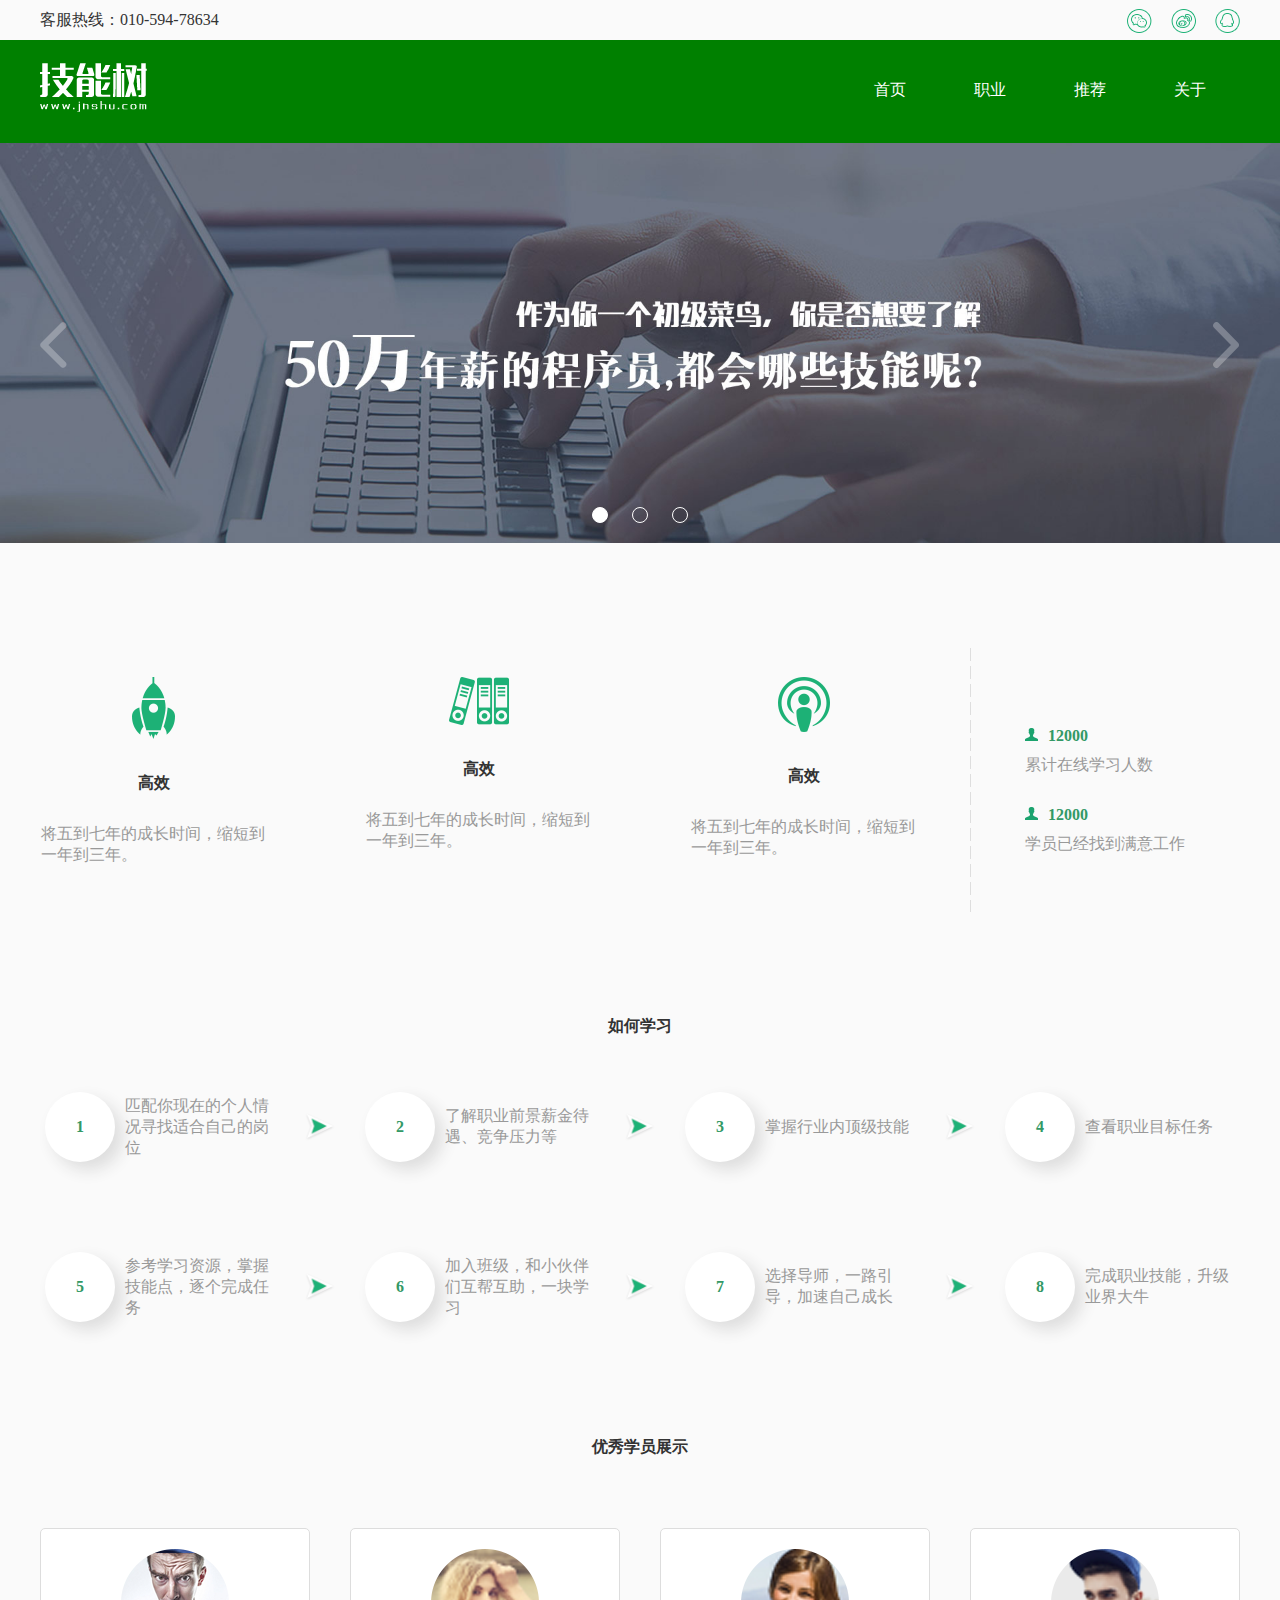
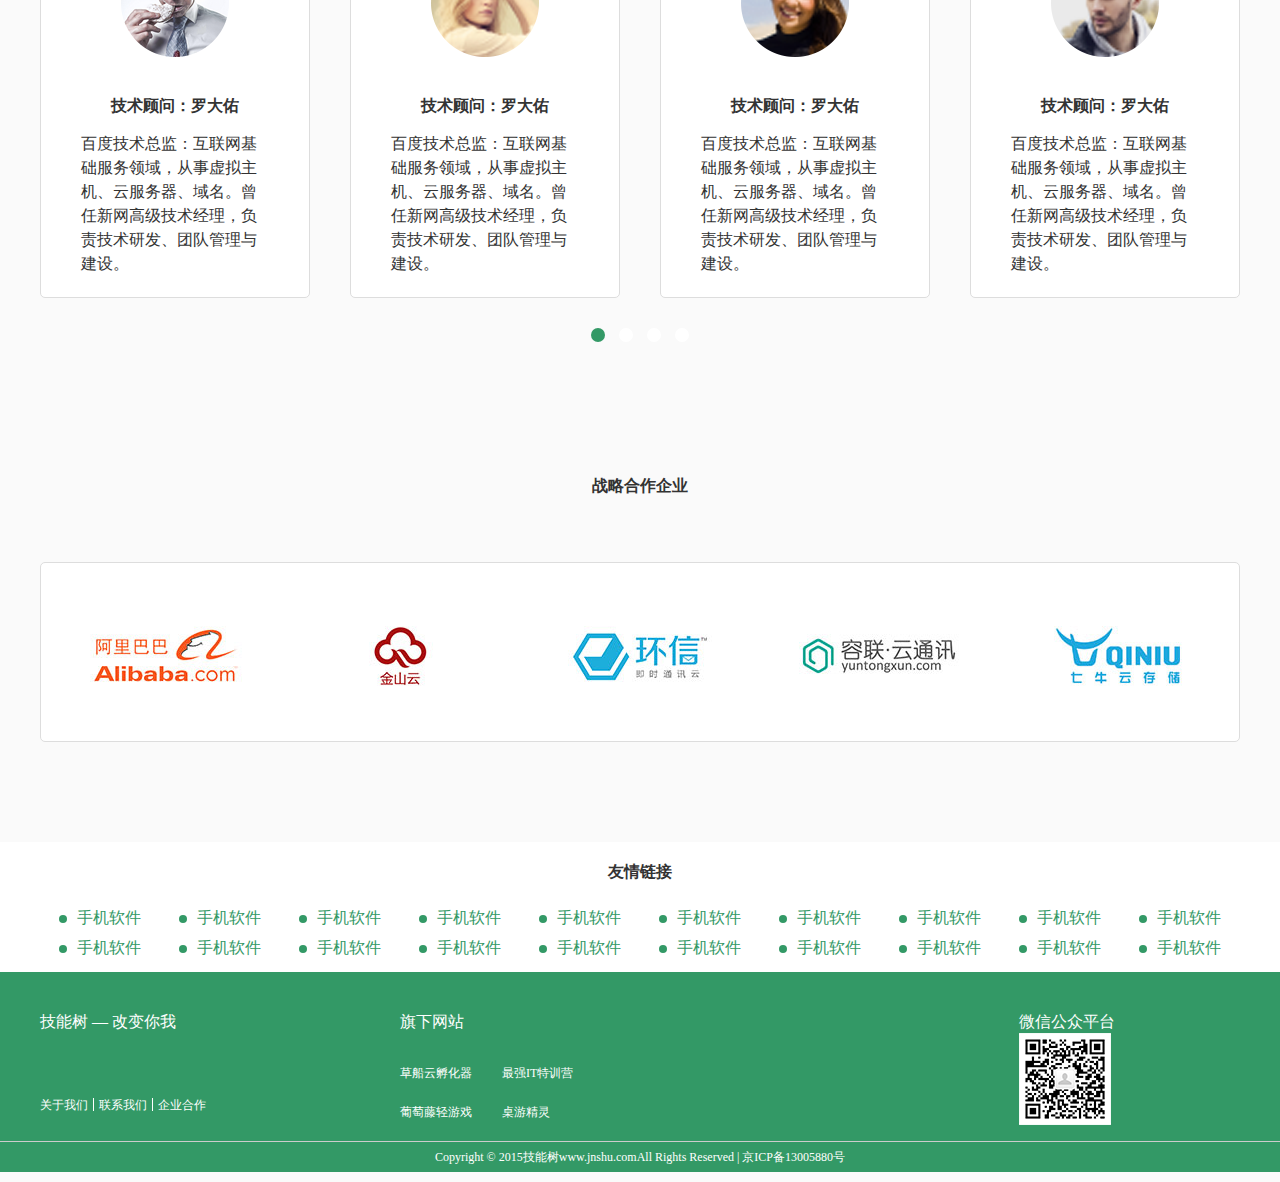
<file: task8/index.html>
<!DOCTYPE html>
<html lang="en">
<head>
    <meta charset="UTF-8">
    <title>首页</title>
    <link rel="stylesheet" href="css/public.css">
    <link rel="stylesheet" href="css/index.css">
    <!--<meta name="viewport"-->
             <!--content="width=device-width, user-scalable=no, initial-scale=0.5">-->
</head>
<body>
    <div class="top">
        <div class="eare">
            <p>客服热线：010-594-78634</p>
            <div class="t-img">
                <a href="#"><img src="images/ico-wx.png" alt=""></a>
                <a href="#"><img src="images/ico-wb.png" alt=""></a>
                <a href="#"><img src="images/ico-qq.png" alt=""></a>
            </div>
        </div>
    </div>
    <nav>
        <div class="eare">
            <h1><a href="index.html"><img src="images/logo.png"></a></h1>
            <ul>
                <li><a href="index.html">首页</a></li>
                <li><a href="job.html">职业</a></li>
                <li><a href="#">推荐</a></li>
                <li><a href="#">关于</a></li>
            </ul>
        </div>
    </nav>
    <div class="banner">
        <a href="#"><img src="images/banner.jpg" alt=""></a>
        <div class="b-right"><a href="#"><img src="images/fy-l.png" alt=""></a></div>
        <div class="b-left"><a href="#"><img src="images/fy-r.png" alt=""></a></div>
        <ul>
            <li><a href="#"></a></li>
            <li><a href="#"></a></li>
            <li><a href="#"></a></li>
        </ul>
    </div>
    <main>
        <!--主体顶部-->
        <div class="m-top eare">
            <ul>
                <li>
                    <img src="images/1.png" alt="">
                    <h4>高效</h4>
                    <P>将五到七年的成长时间，缩短到一年到三年。</P>
                </li>
                <li>
                    <img src="images/2.png" alt="">
                    <h4>高效</h4>
                    <P>将五到七年的成长时间，缩短到一年到三年。</P>
                </li>
                <li>
                    <img src="images/3.png" alt="">
                    <h4>高效</h4>
                    <P>将五到七年的成长时间，缩短到一年到三年。</P>
                </li>
            </ul>
            <img src="images/5.png" alt="">
            <div class="m-top-r">
                <span><img src="images/tx.png" alt="">12000</span>
                <p>累计在线学习人数</p>

                <span><img src="images/tx.png" alt="">12000</span>
                <p>学员已经找到满意工作</p>

            </div>
        </div>
        <!--如何学习-->
        <div class="study eare">
            <h3>如何学习</h3>
            <div class="s-small">
                <span>1</span><p>匹配你现在的个人情况寻找适合自己的岗位</p>
            </div>
            <img src="images/jt.png" alt="">
            <div class="s-small">
                <span>2</span><p>了解职业前景薪金待遇、竞争压力等</p>
            </div>
            <img src="images/jt.png" alt="">
            <div class="s-small">
                <span>3</span><p>掌握行业内顶级技能</p>
            </div>
            <img src="images/jt.png" alt="">
            <div class="s-small">
                <span>4</span><p>查看职业目标任务</p>
            </div>
            <div class="s-small">
                <span>5</span><p>参考学习资源，掌握技能点，逐个完成任务</p>
            </div>
            <img src="images/jt.png" alt="">
            <div class="s-small">
                <span>6</span><p>加入班级，和小伙伴们互帮互助，一块学习</p>
            </div>
            <img src="images/jt.png" alt="">
            <div class="s-small">
                <span>7</span><p>选择导师，一路引导，加速自己成长</p>
            </div>
            <img src="images/jt.png" alt="">
            <div class="s-small">
                <span>8</span><p>完成职业技能，升级业界大牛</p>
            </div>

        </div>
        <!--学员展示-->
        <div class="show eare">
            <h3>优秀学员展示</h3>
                <ul class="show-ul clearfix">
                    <li>
                        <img src="images/a1.png" alt="">
                        <h4>技术顾问：罗大佑</h4>
                        <p>百度技术总监：互联网基础服务领域，从事虚拟主机、云服务器、域名。曾任新网高级技术经理，负责技术研发、团队管理与建设。</p>
                    </li>
                    <li>
                        <img src="images/a2.png" alt="">
                        <h4>技术顾问：罗大佑</h4>
                        <p>百度技术总监：互联网基础服务领域，从事虚拟主机、云服务器、域名。曾任新网高级技术经理，负责技术研发、团队管理与建设。</p>
                    </li>
                    <li>
                        <img src="images/a3.png" alt="">
                        <h4>技术顾问：罗大佑</h4>
                        <p>百度技术总监：互联网基础服务领域，从事虚拟主机、云服务器、域名。曾任新网高级技术经理，负责技术研发、团队管理与建设。</p>
                    </li>
                    <li>
                        <img src="images/a4.png" alt="">
                        <h4>技术顾问：罗大佑</h4>
                        <p>百度技术总监：互联网基础服务领域，从事虚拟主机、云服务器、域名。曾任新网高级技术经理，负责技术研发、团队管理与建设。</p>
                    </li>

                </ul>
                <ul class="flip">
                    <li><a href="#"></a></li>
                    <li><a href="#"></a></li>
                    <li><a href="#"></a></li>
                    <li><a href="#"></a></li>
                </ul>
            </div>
            <!--合作伙伴-->
            <div class="pal eare">
                <h3>战略合作企业</h3>
               <ul>
                    <li><a href="#"><img src="images/b1.jpg" alt=""></a></li
                    ><li><a href="#"><img src="images/b2.jpg" alt=""></a></li
                    ><li><a href="#"><img src="images/b3.jpg" alt=""></a></li
                    ><li
                    ><a href="#"><img src="images/b4.jpg" alt=""></a></li
                    ><li><a href="#"><img src="images/b5.jpg" alt=""></a></li>
                </ul>

            </div>
            <!--友情链接-->
            <div class="link">
                <div class="eare">
                    <h3>友情链接</h3>
                    <ul>
                        <li><span></span><a href="#">手机软件</a></li>
                        <li><span></span><a href="#">手机软件</a></li>
                        <li><span></span><a href="#">手机软件</a></li>
                        <li><span></span><a href="#">手机软件</a></li>
                        <li><span></span><a href="#">手机软件</a></li>
                        <li><span></span><a href="#">手机软件</a></li>
                        <li><span></span><a href="#">手机软件</a></li>
                        <li><span></span><a href="#">手机软件</a></li>
                        <li><span></span><a href="#">手机软件</a></li>
                        <li><span></span><a href="#">手机软件</a></li>
                        <li><span></span><a href="#">手机软件</a></li>
                        <li><span></span><a href="#">手机软件</a></li>
                        <li><span></span><a href="#">手机软件</a></li>
                        <li><span></span><a href="#">手机软件</a></li>
                        <li><span></span><a href="#">手机软件</a></li>
                        <li><span></span><a href="#">手机软件</a></li>
                        <li><span></span><a href="#">手机软件</a></li>
                        <li><span></span><a href="#">手机软件</a></li>
                        <li><span></span><a href="#">手机软件</a></li>
                        <li><span></span><a href="#">手机软件</a></li>
                    </ul>
                </div>
            </div>
        </main>
    <footer>
        <div class="f-top eare">
            <div class="f-left">
                <p>技能树 — 改变你我</p>
                <ul>
                    <li><a href="#">关于我们</a></li>
                    <li><a href="#">联系我们</a></li>
                    <li><a href="partner.html">企业合作</a></li>
                </ul>
            </div>
            <div class="f-middle">
                <p>旗下网站</p>
                <ul>
                    <li><a href="#">草船云孵化器</a><a href="#">最强IT特训营</a></li>
                    <li><a href="#">葡萄藤轻游戏</a><a href="#">桌游精灵</a></li>
                </ul>
            </div>
            <div class="f-right">
                <p>微信公众平台</p>
                <img src="images/ewm.png" alt="">
            </div>
        </div>
        <div class="f-bottom">
            <p>Copyright © 2015技能树<a href="#">www.jnshu.com</a>All Rights Reserved | 京ICP备13005880号</p>
        </div>
    </footer>
</body>
</html>
</file>
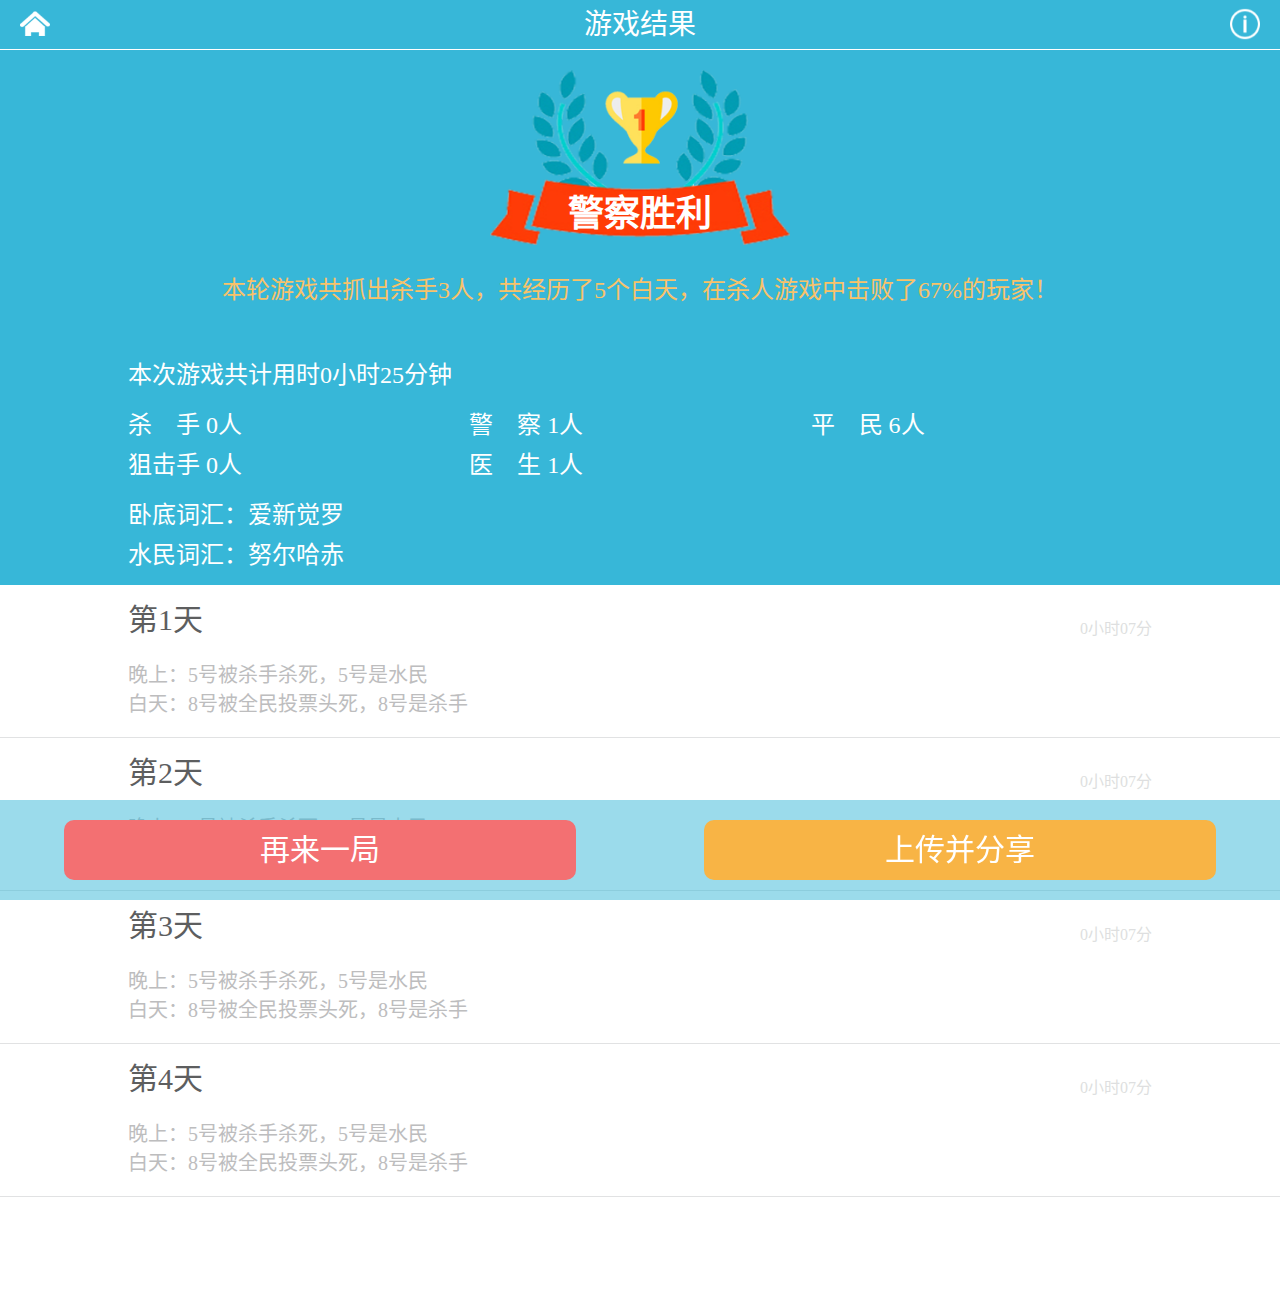
<file: task7/task7.3.html>
<!doctype html>
<html lang="zh-CN">
<head>
    <meta charset="UTF-8">
    <meta name="viewport"
          content="width=device-width, user-scalable=no, initial-scale=1.0, maximum-scale=1.0, minimum-scale=1.0">
    <meta http-equiv="X-UA-Compatible" content="ie=edge">
    <title>Task 7.3</title>
    <link rel="stylesheet" href="css/css-7.3.css">
</head>
<body>
<!--顶部-->
    <div class="top">
        <a href="#"><img src="images/zy.png"></a>
        <a href="#"><img src="images/xx.png"></a>
        <h1>游戏结果</h1>
    </div>
<!--内容-->
    <div class="content">
        <div class="cont-top">
            <div class="victory">
                <img src="images/sl.png">
                <p>警察胜利</p>
            </div>
            <p class="explain">本轮游戏共抓出杀手3人，共经历了5个白天，在杀人游戏中击败了67%的玩家！</p>
            <div class="statistics">
                <p>本次游戏共计用时0小时25分钟</p>
                <div class="role">
                    <ul>
                        <li>
                            <span>杀手</span>
                            0人
                        </li
                        ><li>
                            <span>警察</span>
                            1人
                        </li
                        ><li>
                            <span>平民</span>
                            6人
                        </li>
                    </ul>
                    <ul>
                        <li>
                            <span>狙击手</span>
                            0人
                        </li
                        ><li>
                            <span>医生</span>
                            1人
                        </li>
                    </ul>
                </div>
                <div class="describe">
                    <p>卧底词汇：爱新觉罗</p>
                    <p>水民词汇：努尔哈赤</p>
                </div>
            </div>
        </div>
        <div class="cont-bottom">
            <ul>
                <li>
                    <div class="day">第1天<span>0小时07分</span></div>
                    <div class="record">
                        <p>晚上：5号被杀手杀死，5号是水民</p>
                        <p>白天：8号被全民投票头死，8号是杀手</p>
                    </div>
                </li>
                <li>
                    <div class="day">第2天<span>0小时07分</span></div>
                    <div class="record">
                        <p>晚上：5号被杀手杀死，5号是水民</p>
                        <p>白天：8号被全民投票头死，8号是杀手</p>
                    </div>
                </li>
                <li>
                    <div class="day">第3天<span>0小时07分</span></div>
                    <div class="record">
                        <p>晚上：5号被杀手杀死，5号是水民</p>
                        <p>白天：8号被全民投票头死，8号是杀手</p>
                    </div>
                </li>
                <li>
                    <div class="day">第4天<span>0小时07分</span></div>
                    <div class="record">
                        <p>晚上：5号被杀手杀死，5号是水民</p>
                        <p>白天：8号被全民投票头死，8号是杀手</p>
                    </div>
                </li>

            </ul>
        </div>
    </div>
<!--底部-->
<div class="footer">
    <a href="#">再来一局</a
    ><a href="#">上传并分享</a>
</div>
</body>
</html>
</file>
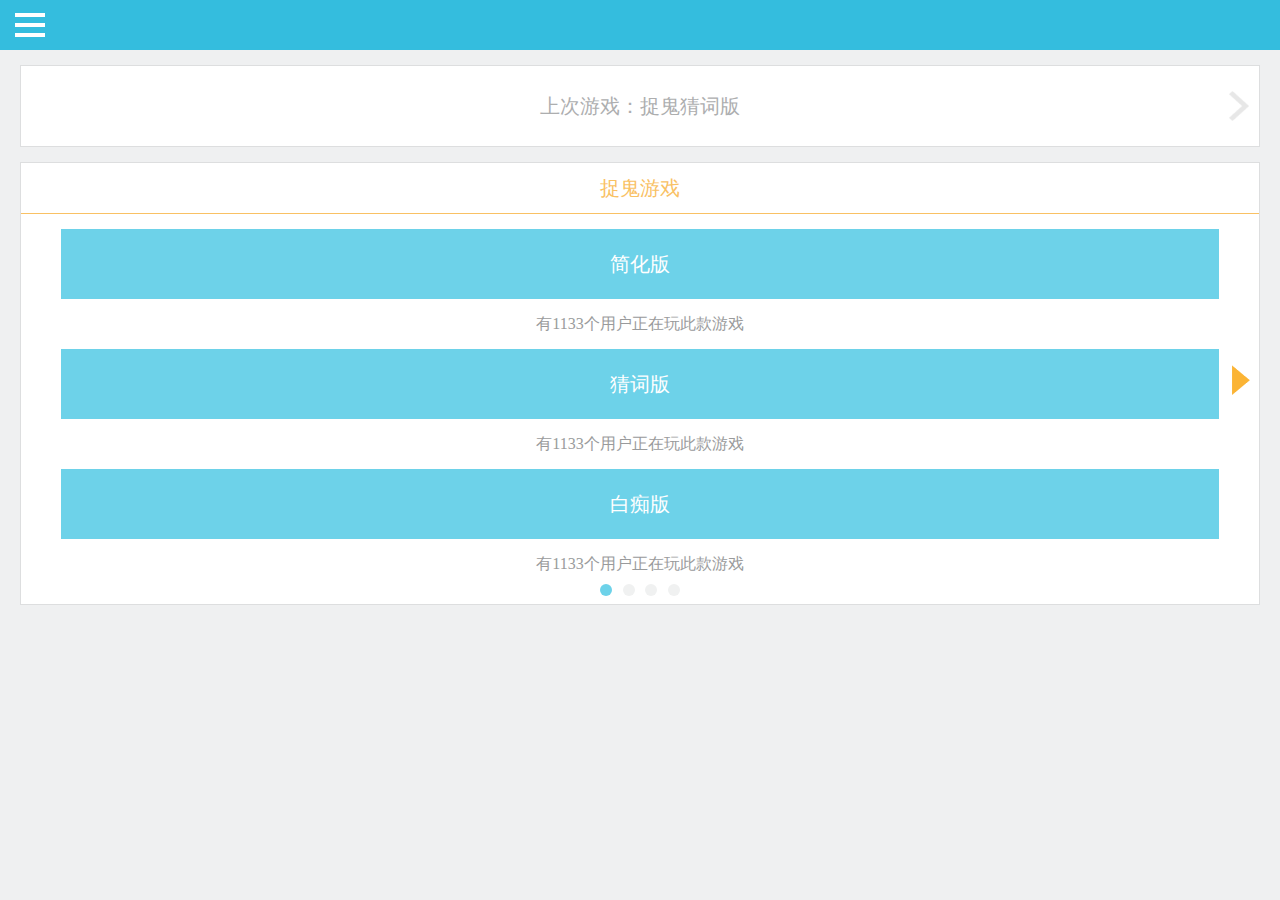
<file: task7/task7.html>
<!doctype html>
<html lang="en">
<head>
    <meta charset="UTF-8">
    <meta name="viewport"
          content="width=device-width, user-scalable=no, initial-scale=1.0, maximum-scale=1.0, minimum-scale=1.0">
    <meta http-equiv="X-UA-Compatible" content="ie=edge">
    <title>Task7 首页</title>
    <link rel="stylesheet" href="css/css-7.css">
</head>
<body>
<!--头部-->
    <div class="header">
        <div>
            <span></span>
            <span></span>
            <span></span>
        </div>
    </div>

<!--内容-->
    <div class="content">
        <div class="hint">
            <p>上次游戏：捉鬼猜词版</p>
            <img src="images/jt.png">
        </div>
        <dl>
            <dt>捉鬼游戏</dt>
            <dd>
            <a href="#">简化版</a>
            <p>有1133个用户正在玩此款游戏</p>
        </dd>
            <dd>
                <a href="#">猜词版</a>
                <p>有1133个用户正在玩此款游戏</p>
            </dd>
            <dd>
                <a href="#">白痴版</a>
                <p>有1133个用户正在玩此款游戏</p>
            </dd>
            <dt>
                <ol>
                    <li></li>
                    <li></li>
                    <li></li>
                    <li></li>
                </ol>
            </dt>
        </dl>
        <img src="images/fy.png">
    </div>

</body>
</html>
</file>
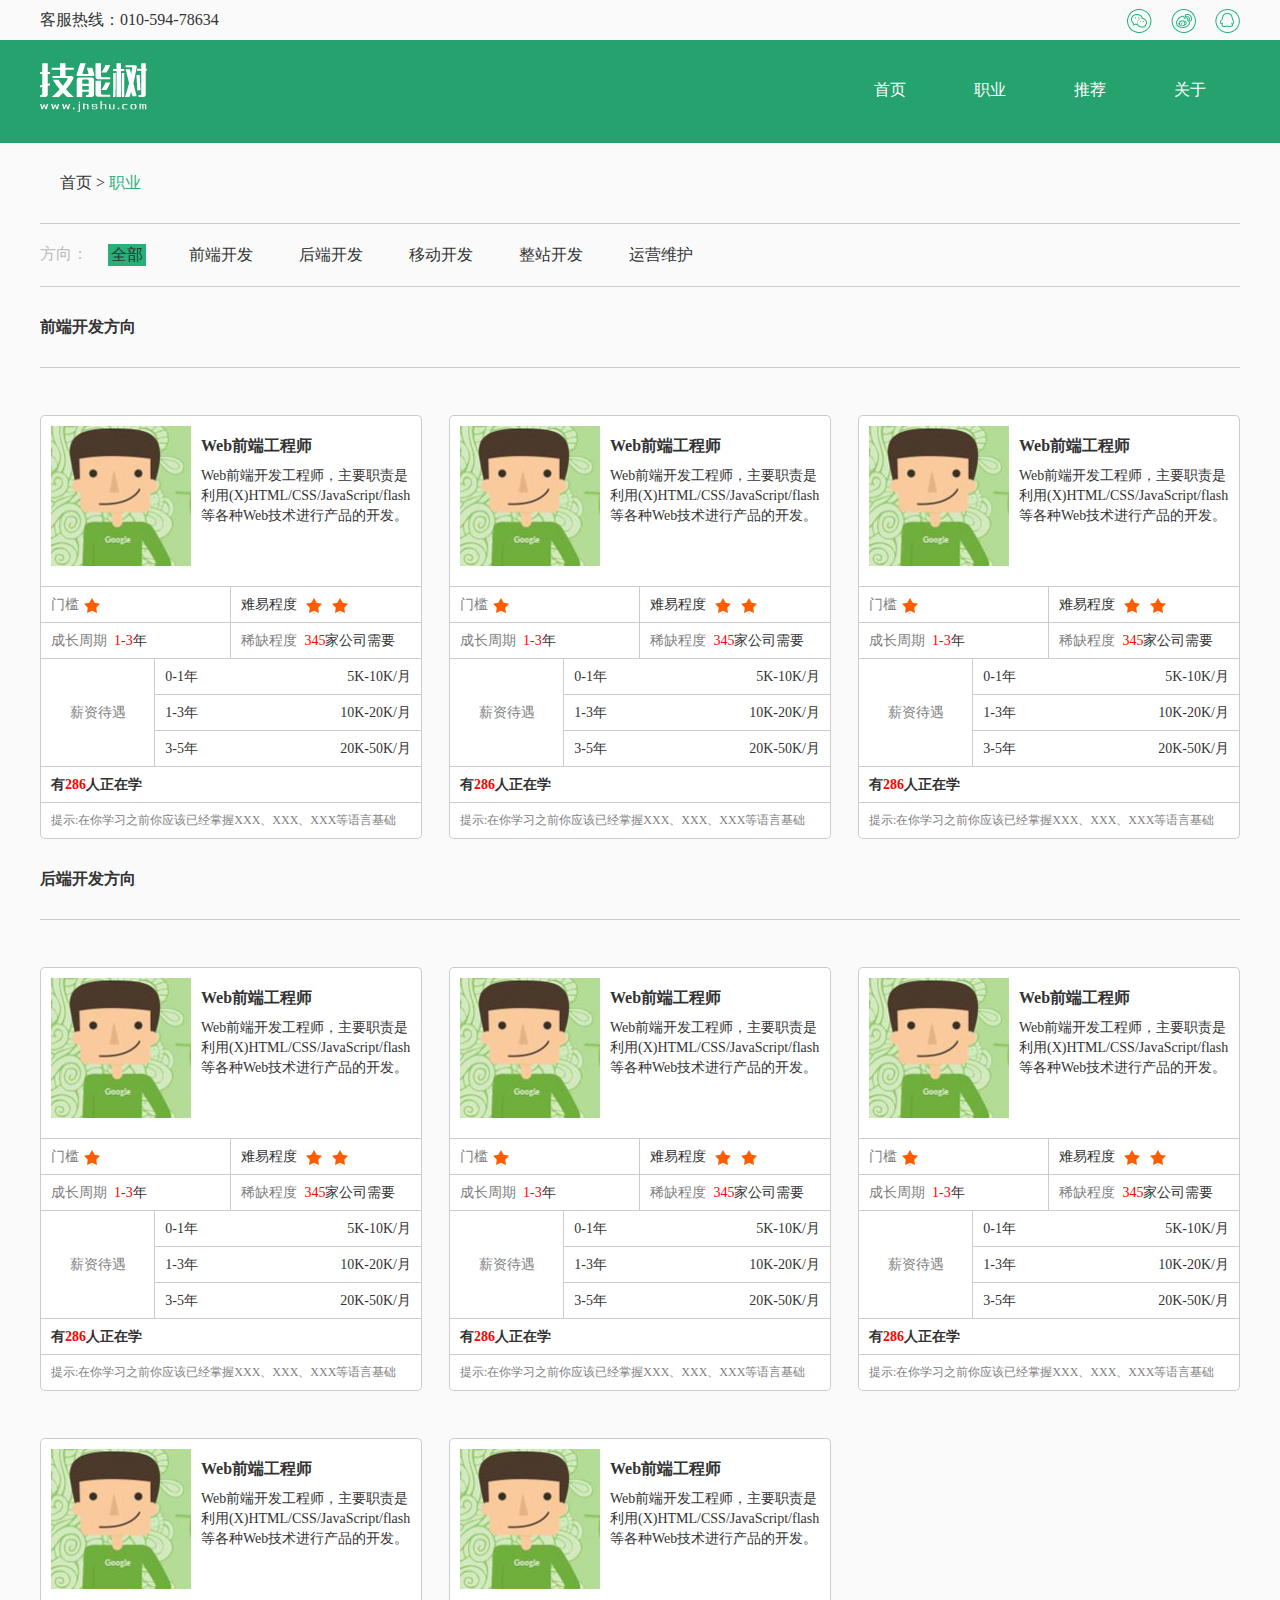
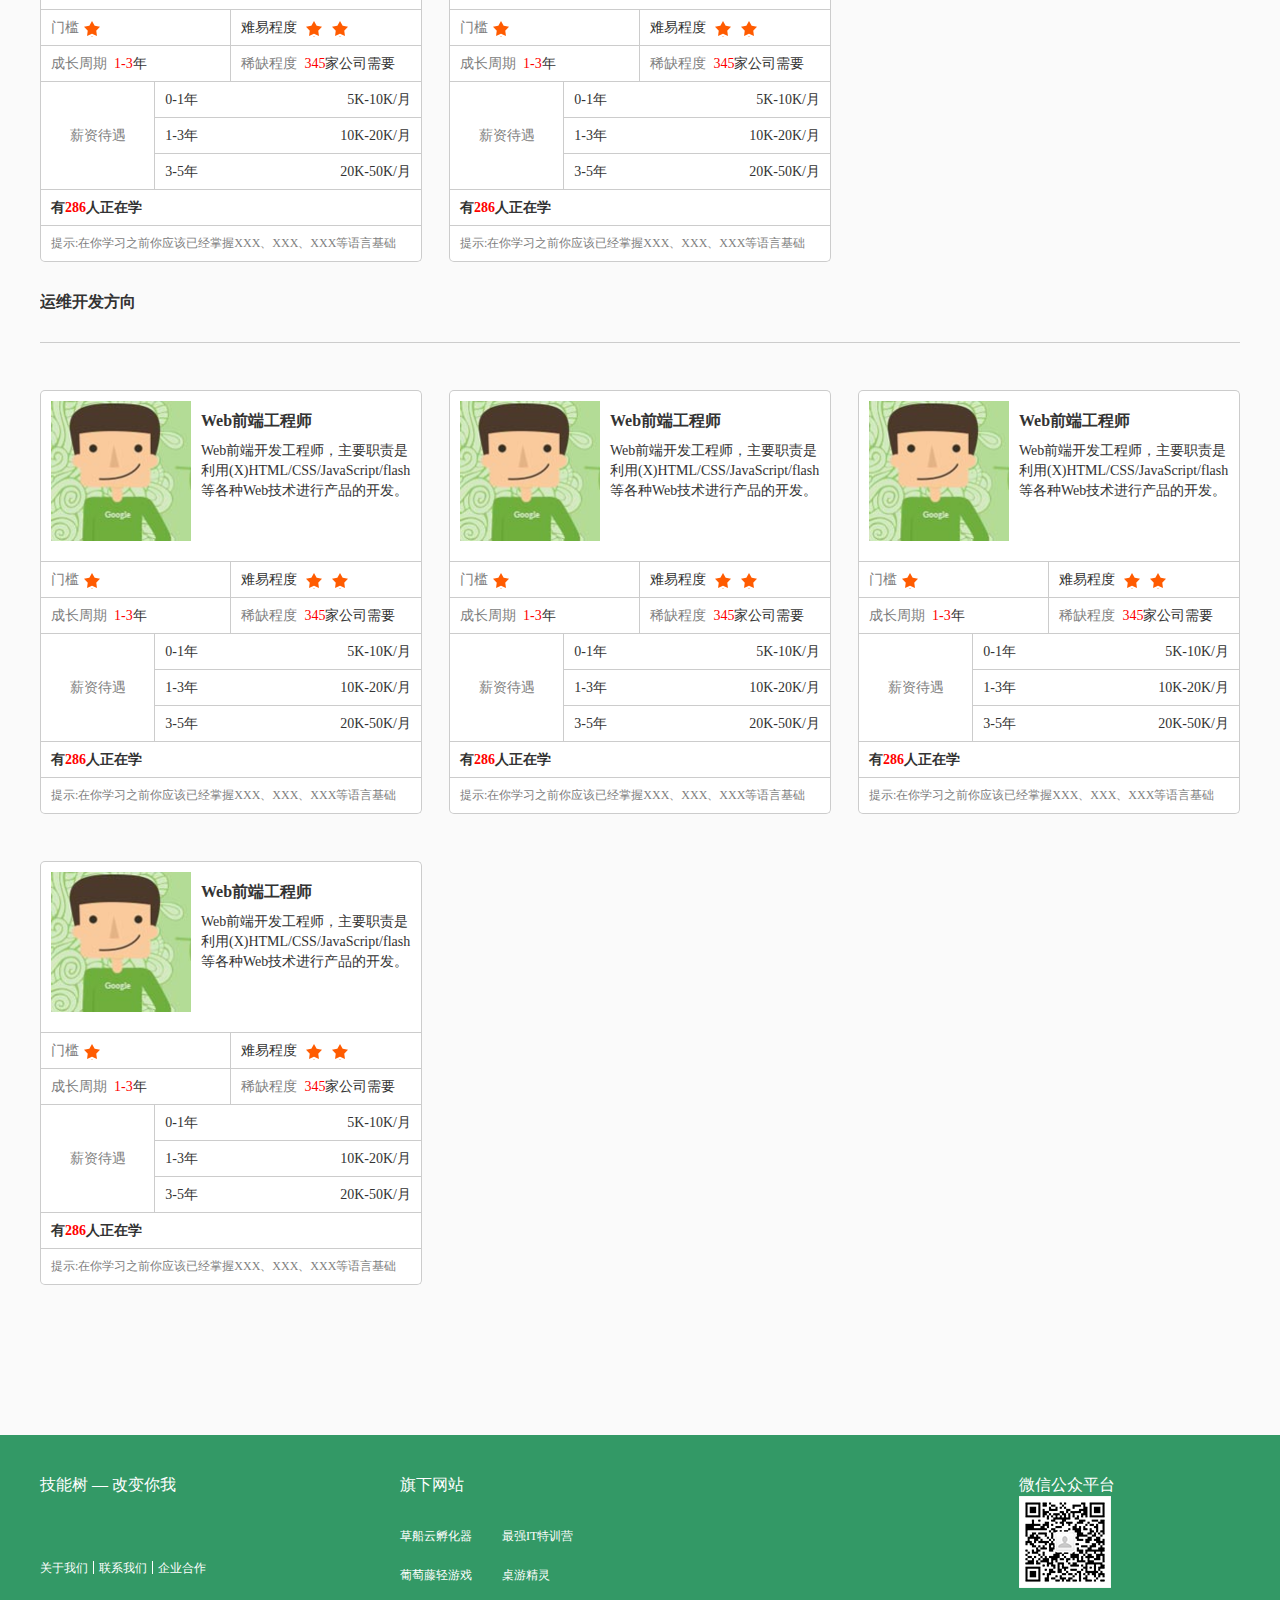
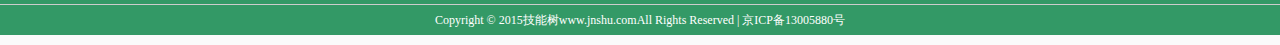
<file: task8/job.html>
<!DOCTYPE html>
<html lang="en">
<head>
    <meta charset="UTF-8">
    <title>修真院职业</title>
    <link rel="stylesheet" href="css/public.css">
    <link rel="stylesheet" href="css/job.css">
</head>
<body>
    <!--顶部开始-->
    <div class="top">
        <div class="eare">
            <p>客服热线：010-594-78634</p>
            <div class="t-img">
                <a href="#"><img src="images/ico-wx.png" alt=""></a>
                <a href="#"><img src="images/ico-wb.png" alt=""></a>
                <a href="#"><img src="images/ico-qq.png" alt=""></a>
            </div>
        </div>
    </div>
    <!--顶部结束-->

    <!--导航开始-->
    <nav>
        <div class="eare">
            <h1><a href="job.html"><img src="images/logo.png"></a></h1>
            <ul>
                <li><a href="index.html">首页</a></li>
                <li><a href="job.html">职业</a></li>
                <li><a href="#">推荐</a></li>
                <li><a href="#">关于</a></li>
            </ul>
        </div>
    </nav>
    <!--导航结束-->

    <!--面包屑导航开始-->
    <div class="subnav eare">
        <ol>
            <li><a href="index.html">首页</a><span>&nbsp;&gt;&nbsp;</span></li>
            <li class="current"><a href="#">职业</a></li>
        </ol>
    </div>
    <!--面包屑导航结束-->

    <!--职业菜单开始-->
    <div class="job-menu eare">
        <span>方向：</span>
        <ul>
            <li class="current"><a href="#">全部</a></li>
            <li><a href="#">前端开发</a></li>
            <li><a href="#">后端开发</a></li>
            <li><a href="#">移动开发</a></li>
            <li><a href="#">整站开发</a></li>
            <li><a href="#">运营维护</a></li>
        </ul>
    </div>
    <!--职业菜单结束-->

    <!--职业介绍开始-->
    <div class="job-info eare">
        <dl>
            <dt>
                <h2>前端开发方向</h2>
            </dt>
            <dd>
                <ul>
                    <li>
                        <div class="head">
                            <img src="images/jobicon.jpg" alt="">
                            <div class="right">
                                <h3>Web前端工程师</h3>
                                <p>Web前端开发工程师，主要职责是利用(X)HTML/CSS/JavaScript/flash等各种Web技术进行产品的开发。</p>
                            </div>
                        </div>
                        <table>
                            <tr >
                                <td class="a" colspan="2"><span class="gray">门槛</span><i></i></td>
                                <td><span class="gray"></span>难易程度 <i></i><i></i></td>
                            </tr>
                            <tr>
                                <td class="a" colspan="2"><span class="gray">成长周期</span>&nbsp;&nbsp;<span class="red">1-3</span>年</td>
                                <td><span class="gray">稀缺程度</span>&nbsp;&nbsp;<span class="red">345</span>家公司需要</td>

                            </tr>
                            <tr>
                                <td class="b" rowspan="3"><span class="gray">薪资待遇</span></td>
                                <td colspan="2">
                                    <span class="left">0-1年</span>
                                    <span class="right">5K-10K/月</span>
                                </td>

                            </tr>
                            <tr>
                                <td colspan="2">
                                    <span class="left">1-3年</span>
                                    <span class="right">10K-20K/月</span>
                                </td>
                            </tr>
                            <tr>
                                <td colspan="2">
                                    <span class="left">3-5年</span>
                                    <span class="right">20K-50K/月</span>
                                </td>
                            </tr>
                            <tr>
                                <td class="bold" colspan="3">有<span class="red">286</span>人正在学</td>
                            </tr>

                        </table>
                        <span class="footer">提示:在你学习之前你应该已经掌握XXX、XXX、XXX等语言基础</span>
                    </li>
                    <li>
                        <div class="head">
                            <img src="images/jobicon.jpg" alt="">
                            <div class="right">
                                <h3>Web前端工程师</h3>
                                <p>Web前端开发工程师，主要职责是利用(X)HTML/CSS/JavaScript/flash等各种Web技术进行产品的开发。</p>
                            </div>
                        </div>
                        <table>
                            <tr >
                                <td class="a" colspan="2"><span class="gray">门槛</span><i></i></td>
                                <td><span class="gray"></span>难易程度 <i></i><i></i></td>
                            </tr>
                            <tr>
                                <td class="a" colspan="2"><span class="gray">成长周期</span>&nbsp;&nbsp;<span class="red">1-3</span>年</td>
                                <td><span class="gray">稀缺程度</span>&nbsp;&nbsp;<span class="red">345</span>家公司需要</td>

                            </tr>
                            <tr>
                                <td class="b" rowspan="3"><span class="gray">薪资待遇</span></td>
                                <td colspan="2">
                                    <span class="left">0-1年</span>
                                    <span class="right">5K-10K/月</span>
                                </td>

                            </tr>
                            <tr>
                                <td colspan="2">
                                    <span class="left">1-3年</span>
                                    <span class="right">10K-20K/月</span>
                                </td>
                            </tr>
                            <tr>
                                <td colspan="2">
                                    <span class="left">3-5年</span>
                                    <span class="right">20K-50K/月</span>
                                </td>
                            </tr>
                            <tr>
                                <td class="bold" colspan="3">有<span class="red">286</span>人正在学</td>
                            </tr>

                        </table>
                        <span class="footer">提示:在你学习之前你应该已经掌握XXX、XXX、XXX等语言基础</span>
                    </li>
                    <li>
                        <div class="head">
                            <img src="images/jobicon.jpg" alt="">
                            <div class="right">
                                <h3>Web前端工程师</h3>
                                <p>Web前端开发工程师，主要职责是利用(X)HTML/CSS/JavaScript/flash等各种Web技术进行产品的开发。</p>
                            </div>
                        </div>
                        <table>
                            <tr >
                                <td class="a" colspan="2"><span class="gray">门槛</span><i></i></td>
                                <td><span class="gray"></span>难易程度 <i></i><i></i></td>
                            </tr>
                            <tr>
                                <td class="a" colspan="2"><span class="gray">成长周期</span>&nbsp;&nbsp;<span class="red">1-3</span>年</td>
                                <td><span class="gray">稀缺程度</span>&nbsp;&nbsp;<span class="red">345</span>家公司需要</td>

                            </tr>
                            <tr>
                                <td class="b" rowspan="3"><span class="gray">薪资待遇</span></td>
                                <td colspan="2">
                                    <span class="left">0-1年</span>
                                    <span class="right">5K-10K/月</span>
                                </td>

                            </tr>
                            <tr>
                                <td colspan="2">
                                    <span class="left">1-3年</span>
                                    <span class="right">10K-20K/月</span>
                                </td>
                            </tr>
                            <tr>
                                <td colspan="2">
                                    <span class="left">3-5年</span>
                                    <span class="right">20K-50K/月</span>
                                </td>
                            </tr>
                            <tr>
                                <td class="bold" colspan="3">有<span class="red">286</span>人正在学</td>
                            </tr>

                        </table>
                        <span class="footer">提示:在你学习之前你应该已经掌握XXX、XXX、XXX等语言基础</span>
                    </li>
                </ul>
            </dd>
        </dl>
        <dl>
            <dt>
                <h2>后端开发方向</h2>
            </dt>
            <dd>
                <ul>
                    <li>
                        <div class="head">
                            <img src="images/jobicon.jpg" alt="">
                            <div class="right">
                                <h3>Web前端工程师</h3>
                                <p>Web前端开发工程师，主要职责是利用(X)HTML/CSS/JavaScript/flash等各种Web技术进行产品的开发。</p>
                            </div>
                        </div>
                        <table>
                            <tr >
                                <td class="a" colspan="2"><span class="gray">门槛</span><i></i></td>
                                <td><span class="gray"></span>难易程度 <i></i><i></i></td>
                            </tr>
                            <tr>
                                <td class="a" colspan="2"><span class="gray">成长周期</span>&nbsp;&nbsp;<span class="red">1-3</span>年</td>
                                <td><span class="gray">稀缺程度</span>&nbsp;&nbsp;<span class="red">345</span>家公司需要</td>

                            </tr>
                            <tr>
                                <td class="b" rowspan="3"><span class="gray">薪资待遇</span></td>
                                <td colspan="2">
                                    <span class="left">0-1年</span>
                                    <span class="right">5K-10K/月</span>
                                </td>

                            </tr>
                            <tr>
                                <td colspan="2">
                                    <span class="left">1-3年</span>
                                    <span class="right">10K-20K/月</span>
                                </td>
                            </tr>
                            <tr>
                                <td colspan="2">
                                    <span class="left">3-5年</span>
                                    <span class="right">20K-50K/月</span>
                                </td>
                            </tr>
                            <tr>
                                <td class="bold" colspan="3">有<span class="red">286</span>人正在学</td>
                            </tr>

                        </table>
                        <span class="footer">提示:在你学习之前你应该已经掌握XXX、XXX、XXX等语言基础</span>
                    </li>
                    <li>
                        <div class="head">
                            <img src="images/jobicon.jpg" alt="">
                            <div class="right">
                                <h3>Web前端工程师</h3>
                                <p>Web前端开发工程师，主要职责是利用(X)HTML/CSS/JavaScript/flash等各种Web技术进行产品的开发。</p>
                            </div>
                        </div>
                        <table>
                            <tr >
                                <td class="a" colspan="2"><span class="gray">门槛</span><i></i></td>
                                <td><span class="gray"></span>难易程度 <i></i><i></i></td>
                            </tr>
                            <tr>
                                <td class="a" colspan="2"><span class="gray">成长周期</span>&nbsp;&nbsp;<span class="red">1-3</span>年</td>
                                <td><span class="gray">稀缺程度</span>&nbsp;&nbsp;<span class="red">345</span>家公司需要</td>

                            </tr>
                            <tr>
                                <td class="b" rowspan="3"><span class="gray">薪资待遇</span></td>
                                <td colspan="2">
                                    <span class="left">0-1年</span>
                                    <span class="right">5K-10K/月</span>
                                </td>

                            </tr>
                            <tr>
                                <td colspan="2">
                                    <span class="left">1-3年</span>
                                    <span class="right">10K-20K/月</span>
                                </td>
                            </tr>
                            <tr>
                                <td colspan="2">
                                    <span class="left">3-5年</span>
                                    <span class="right">20K-50K/月</span>
                                </td>
                            </tr>
                            <tr>
                                <td class="bold" colspan="3">有<span class="red">286</span>人正在学</td>
                            </tr>

                        </table>
                        <span class="footer">提示:在你学习之前你应该已经掌握XXX、XXX、XXX等语言基础</span>
                    </li>
                    <li>
                        <div class="head">
                            <img src="images/jobicon.jpg" alt="">
                            <div class="right">
                                <h3>Web前端工程师</h3>
                                <p>Web前端开发工程师，主要职责是利用(X)HTML/CSS/JavaScript/flash等各种Web技术进行产品的开发。</p>
                            </div>
                        </div>
                        <table>
                            <tr >
                                <td class="a" colspan="2"><span class="gray">门槛</span><i></i></td>
                                <td><span class="gray"></span>难易程度 <i></i><i></i></td>
                            </tr>
                            <tr>
                                <td class="a" colspan="2"><span class="gray">成长周期</span>&nbsp;&nbsp;<span class="red">1-3</span>年</td>
                                <td><span class="gray">稀缺程度</span>&nbsp;&nbsp;<span class="red">345</span>家公司需要</td>

                            </tr>
                            <tr>
                                <td class="b" rowspan="3"><span class="gray">薪资待遇</span></td>
                                <td colspan="2">
                                    <span class="left">0-1年</span>
                                    <span class="right">5K-10K/月</span>
                                </td>

                            </tr>
                            <tr>
                                <td colspan="2">
                                    <span class="left">1-3年</span>
                                    <span class="right">10K-20K/月</span>
                                </td>
                            </tr>
                            <tr>
                                <td colspan="2">
                                    <span class="left">3-5年</span>
                                    <span class="right">20K-50K/月</span>
                                </td>
                            </tr>
                            <tr>
                                <td class="bold" colspan="3">有<span class="red">286</span>人正在学</td>
                            </tr>

                        </table>
                        <span class="footer">提示:在你学习之前你应该已经掌握XXX、XXX、XXX等语言基础</span>
                    </li>
                    <li>
                        <div class="head">
                            <img src="images/jobicon.jpg" alt="">
                            <div class="right">
                                <h3>Web前端工程师</h3>
                                <p>Web前端开发工程师，主要职责是利用(X)HTML/CSS/JavaScript/flash等各种Web技术进行产品的开发。</p>
                            </div>
                        </div>
                        <table>
                            <tr >
                                <td class="a" colspan="2"><span class="gray">门槛</span><i></i></td>
                                <td><span class="gray"></span>难易程度 <i></i><i></i></td>
                            </tr>
                            <tr>
                                <td class="a" colspan="2"><span class="gray">成长周期</span>&nbsp;&nbsp;<span class="red">1-3</span>年</td>
                                <td><span class="gray">稀缺程度</span>&nbsp;&nbsp;<span class="red">345</span>家公司需要</td>

                            </tr>
                            <tr>
                                <td class="b" rowspan="3"><span class="gray">薪资待遇</span></td>
                                <td colspan="2">
                                    <span class="left">0-1年</span>
                                    <span class="right">5K-10K/月</span>
                                </td>

                            </tr>
                            <tr>
                                <td colspan="2">
                                    <span class="left">1-3年</span>
                                    <span class="right">10K-20K/月</span>
                                </td>
                            </tr>
                            <tr>
                                <td colspan="2">
                                    <span class="left">3-5年</span>
                                    <span class="right">20K-50K/月</span>
                                </td>
                            </tr>
                            <tr>
                                <td class="bold" colspan="3">有<span class="red">286</span>人正在学</td>
                            </tr>

                        </table>
                        <span class="footer">提示:在你学习之前你应该已经掌握XXX、XXX、XXX等语言基础</span>
                    </li>
                    <li>
                        <div class="head">
                            <img src="images/jobicon.jpg" alt="">
                            <div class="right">
                                <h3>Web前端工程师</h3>
                                <p>Web前端开发工程师，主要职责是利用(X)HTML/CSS/JavaScript/flash等各种Web技术进行产品的开发。</p>
                            </div>
                        </div>
                        <table>
                            <tr >
                                <td class="a" colspan="2"><span class="gray">门槛</span><i></i></td>
                                <td><span class="gray"></span>难易程度 <i></i><i></i></td>
                            </tr>
                            <tr>
                                <td class="a" colspan="2"><span class="gray">成长周期</span>&nbsp;&nbsp;<span class="red">1-3</span>年</td>
                                <td><span class="gray">稀缺程度</span>&nbsp;&nbsp;<span class="red">345</span>家公司需要</td>

                            </tr>
                            <tr>
                                <td class="b" rowspan="3"><span class="gray">薪资待遇</span></td>
                                <td colspan="2">
                                    <span class="left">0-1年</span>
                                    <span class="right">5K-10K/月</span>
                                </td>

                            </tr>
                            <tr>
                                <td colspan="2">
                                    <span class="left">1-3年</span>
                                    <span class="right">10K-20K/月</span>
                                </td>
                            </tr>
                            <tr>
                                <td colspan="2">
                                    <span class="left">3-5年</span>
                                    <span class="right">20K-50K/月</span>
                                </td>
                            </tr>
                            <tr>
                                <td class="bold" colspan="3">有<span class="red">286</span>人正在学</td>
                            </tr>

                        </table>
                        <span class="footer">提示:在你学习之前你应该已经掌握XXX、XXX、XXX等语言基础</span>
                    </li>
                </ul>
            </dd>
        </dl>
        <dl>
            <dt>
                <h2>运维开发方向</h2>
            </dt>
            <dd>
                <ul>
                    <li>
                        <div class="head">
                            <img src="images/jobicon.jpg" alt="">
                            <div class="right">
                                <h3>Web前端工程师</h3>
                                <p>Web前端开发工程师，主要职责是利用(X)HTML/CSS/JavaScript/flash等各种Web技术进行产品的开发。</p>
                            </div>
                        </div>
                        <table>
                            <tr >
                                <td class="a" colspan="2"><span class="gray">门槛</span><i></i></td>
                                <td><span class="gray"></span>难易程度 <i></i><i></i></td>
                            </tr>
                            <tr>
                                <td class="a" colspan="2"><span class="gray">成长周期</span>&nbsp;&nbsp;<span class="red">1-3</span>年</td>
                                <td><span class="gray">稀缺程度</span>&nbsp;&nbsp;<span class="red">345</span>家公司需要</td>

                            </tr>
                            <tr>
                                <td class="b" rowspan="3"><span class="gray">薪资待遇</span></td>
                                <td colspan="2">
                                    <span class="left">0-1年</span>
                                    <span class="right">5K-10K/月</span>
                                </td>

                            </tr>
                            <tr>
                                <td colspan="2">
                                    <span class="left">1-3年</span>
                                    <span class="right">10K-20K/月</span>
                                </td>
                            </tr>
                            <tr>
                                <td colspan="2">
                                    <span class="left">3-5年</span>
                                    <span class="right">20K-50K/月</span>
                                </td>
                            </tr>
                            <tr>
                                <td class="bold" colspan="3">有<span class="red">286</span>人正在学</td>
                            </tr>

                        </table>
                        <span class="footer">提示:在你学习之前你应该已经掌握XXX、XXX、XXX等语言基础</span>
                    </li>
                    <li>
                        <div class="head">
                            <img src="images/jobicon.jpg" alt="">
                            <div class="right">
                                <h3>Web前端工程师</h3>
                                <p>Web前端开发工程师，主要职责是利用(X)HTML/CSS/JavaScript/flash等各种Web技术进行产品的开发。</p>
                            </div>
                        </div>
                        <table>
                            <tr >
                                <td class="a" colspan="2"><span class="gray">门槛</span><i></i></td>
                                <td><span class="gray"></span>难易程度 <i></i><i></i></td>
                            </tr>
                            <tr>
                                <td class="a" colspan="2"><span class="gray">成长周期</span>&nbsp;&nbsp;<span class="red">1-3</span>年</td>
                                <td><span class="gray">稀缺程度</span>&nbsp;&nbsp;<span class="red">345</span>家公司需要</td>

                            </tr>
                            <tr>
                                <td class="b" rowspan="3"><span class="gray">薪资待遇</span></td>
                                <td colspan="2">
                                    <span class="left">0-1年</span>
                                    <span class="right">5K-10K/月</span>
                                </td>

                            </tr>
                            <tr>
                                <td colspan="2">
                                    <span class="left">1-3年</span>
                                    <span class="right">10K-20K/月</span>
                                </td>
                            </tr>
                            <tr>
                                <td colspan="2">
                                    <span class="left">3-5年</span>
                                    <span class="right">20K-50K/月</span>
                                </td>
                            </tr>
                            <tr>
                                <td class="bold" colspan="3">有<span class="red">286</span>人正在学</td>
                            </tr>

                        </table>
                        <span class="footer">提示:在你学习之前你应该已经掌握XXX、XXX、XXX等语言基础</span>
                    </li>
                    <li>
                        <div class="head">
                            <img src="images/jobicon.jpg" alt="">
                            <div class="right">
                                <h3>Web前端工程师</h3>
                                <p>Web前端开发工程师，主要职责是利用(X)HTML/CSS/JavaScript/flash等各种Web技术进行产品的开发。</p>
                            </div>
                        </div>
                        <table>
                            <tr >
                                <td class="a" colspan="2"><span class="gray">门槛</span><i></i></td>
                                <td><span class="gray"></span>难易程度 <i></i><i></i></td>
                            </tr>
                            <tr>
                                <td class="a" colspan="2"><span class="gray">成长周期</span>&nbsp;&nbsp;<span class="red">1-3</span>年</td>
                                <td><span class="gray">稀缺程度</span>&nbsp;&nbsp;<span class="red">345</span>家公司需要</td>

                            </tr>
                            <tr>
                                <td class="b" rowspan="3"><span class="gray">薪资待遇</span></td>
                                <td colspan="2">
                                    <span class="left">0-1年</span>
                                    <span class="right">5K-10K/月</span>
                                </td>

                            </tr>
                            <tr>
                                <td colspan="2">
                                    <span class="left">1-3年</span>
                                    <span class="right">10K-20K/月</span>
                                </td>
                            </tr>
                            <tr>
                                <td colspan="2">
                                    <span class="left">3-5年</span>
                                    <span class="right">20K-50K/月</span>
                                </td>
                            </tr>
                            <tr>
                                <td class="bold" colspan="3">有<span class="red">286</span>人正在学</td>
                            </tr>

                        </table>
                        <span class="footer">提示:在你学习之前你应该已经掌握XXX、XXX、XXX等语言基础</span>
                    </li>
                    <li>
                        <div class="head">
                            <img src="images/jobicon.jpg" alt="">
                            <div class="right">
                                <h3>Web前端工程师</h3>
                                <p>Web前端开发工程师，主要职责是利用(X)HTML/CSS/JavaScript/flash等各种Web技术进行产品的开发。</p>
                            </div>
                        </div>
                        <table>
                            <tr >
                                <td class="a" colspan="2"><span class="gray">门槛</span><i></i></td>
                                <td><span class="gray"></span>难易程度 <i></i><i></i></td>
                            </tr>
                            <tr>
                                <td class="a" colspan="2"><span class="gray">成长周期</span>&nbsp;&nbsp;<span class="red">1-3</span>年</td>
                                <td><span class="gray">稀缺程度</span>&nbsp;&nbsp;<span class="red">345</span>家公司需要</td>

                            </tr>
                            <tr>
                                <td class="b" rowspan="3"><span class="gray">薪资待遇</span></td>
                                <td colspan="2">
                                    <span class="left">0-1年</span>
                                    <span class="right">5K-10K/月</span>
                                </td>

                            </tr>
                            <tr>
                                <td colspan="2">
                                    <span class="left">1-3年</span>
                                    <span class="right">10K-20K/月</span>
                                </td>
                            </tr>
                            <tr>
                                <td colspan="2">
                                    <span class="left">3-5年</span>
                                    <span class="right">20K-50K/月</span>
                                </td>
                            </tr>
                            <tr>
                                <td class="bold" colspan="3">有<span class="red">286</span>人正在学</td>
                            </tr>

                        </table>
                        <span class="footer">提示:在你学习之前你应该已经掌握XXX、XXX、XXX等语言基础</span>
                    </li>
                </ul>
            </dd>
        </dl>
    </div>
    <!--职业介绍结束-->

    <!--底部开始-->
    <footer>
        <div class="f-top eare">
            <div class="f-left">
                <p>技能树 — 改变你我</p>
                <ul>
                    <li><a href="#">关于我们</a></li>
                    <li><a href="#">联系我们</a></li>
                    <li><a href="partner.html">企业合作</a></li>
                </ul>
            </div>
            <div class="f-middle">
                <p>旗下网站</p>
                <ul>
                    <li><a href="#">草船云孵化器</a><a href="#">最强IT特训营</a></li>
                    <li><a href="#">葡萄藤轻游戏</a><a href="#">桌游精灵</a></li>
                </ul>
            </div>
            <div class="f-right">
                <p>微信公众平台</p>
                <img src="images/ewm.png" alt="">
            </div>
        </div>
        <div class="f-bottom">
            <p>Copyright © 2015技能树<a href="#">www.jnshu.com</a>All Rights Reserved | 京ICP备13005880号</p>
        </div>
    </footer>
    <!--底部结束-->
</body>
</html>
</file>
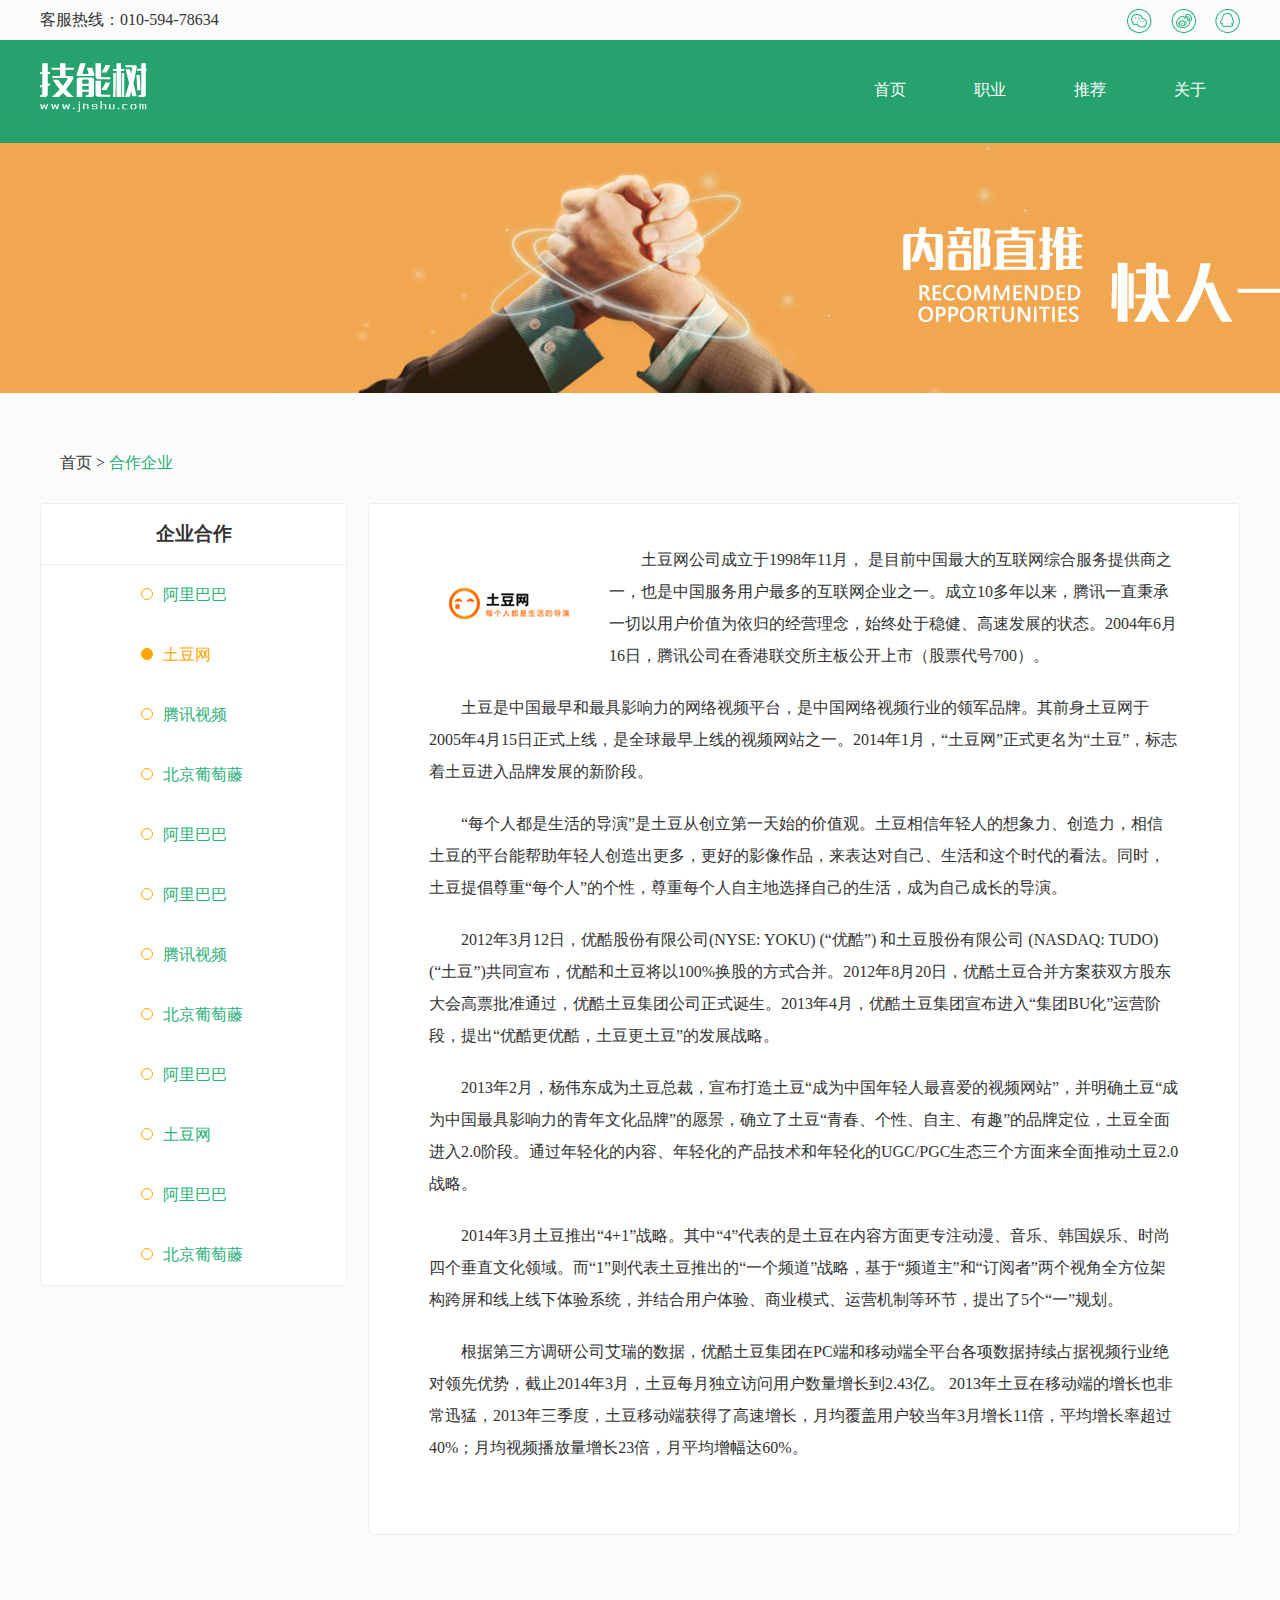
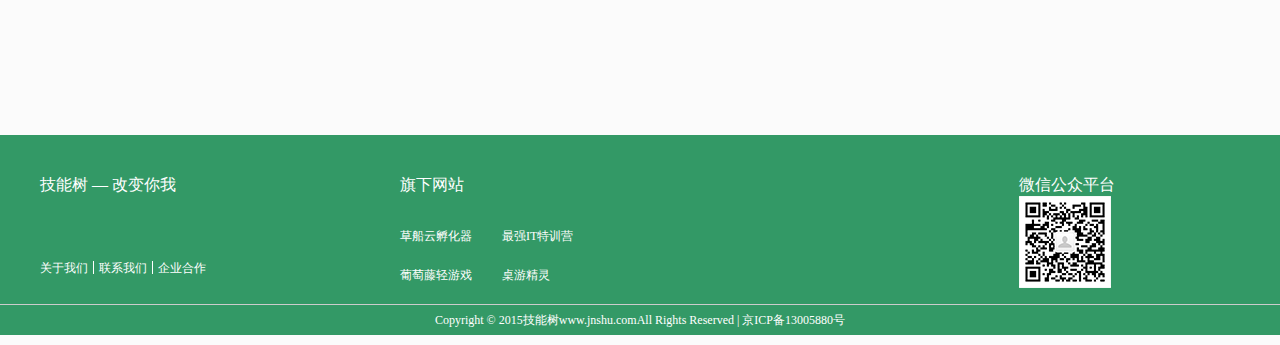
<file: task8/partner.html>
<!DOCTYPE html>
<html lang="en">
<head>
    <meta charset="UTF-8">
    <title>战略合作</title>
    <link rel="stylesheet" href="css/public.css">
    <link rel="stylesheet" href="css/partner.css">
</head>
<body>
    <div class="top">
        <div class="eare">
            <p>客服热线：010-594-78634</p>
            <div class="t-img">
                <a href="#"><img src="images/ico-wx.png" alt=""></a>
                <a href="#"><img src="images/ico-wb.png" alt=""></a>
                <a href="#"><img src="images/ico-qq.png" alt=""></a>
            </div>
        </div>
    </div>
    <nav>
        <div class="eare">
            <h1><a href="index.html"><img src="images/logo.png"></a></h1>
            <ul>
                <li><a href="index.html">首页</a></li>
                <li><a href="job.html">职业</a></li>
                <li><a href="#">推荐</a></li>
                <li><a href="#">关于</a></li>
            </ul>
        </div>
    </nav>
    <div class="banner"></div>
    <div class="subnav eare">
        <ol>
            <li><a href="index.html">首页</a><span>&nbsp;&gt;&nbsp;</span></li>
            <li class="current"><a href="#">合作企业</a></li>
        </ol>
    </div>
    <div class="main eare">

        <div class="sidebar">
            <h3>企业合作</h3>
            <div class="list">
                <ul>
                    <li><a href="#"><span></span>阿里巴巴</a></li>
                    <li class="current"><a href="#"><span></span>土豆网</a></li>
                    <li><a href="#"><span></span>腾讯视频</a></li>
                    <li><a href="#"><span></span>北京葡萄藤</a></li>
                    <li><a href="#"><span></span>阿里巴巴</a></li>
                    <li><a href="#"><span></span>阿里巴巴</a></li>
                    <li><a href="#"><span></span>腾讯视频</a></li>
                    <li><a href="#"><span></span>北京葡萄藤</a></li>
                    <li><a href="#"><span></span>阿里巴巴</a></li>
                    <li><a href="#"><span></span>土豆网</a></li>
                    <li><a href="#"><span></span>阿里巴巴</a></li>
                    <li><a href="#"><span></span>北京葡萄藤</a></li>
                </ul>
            </div>
        </div>
        <div class="content">
            <a href="#"><img src="images/tudou.jpg"></a>
            <p>土豆网公司成立于1998年11月， 是目前中国最大的互联网综合服务提供商之一，也是中国服务用户最多的互联网企业之一。成立10多年以来，腾讯一直秉承一切以用户价值为依归的经营理念，始终处于稳健、高速发展的状态。2004年6月16日，腾讯公司在香港联交所主板公开上市（股票代号700）。</p>
            <p>土豆是中国最早和最具影响力的网络视频平台，是中国网络视频行业的领军品牌。其前身土豆网于2005年4月15日正式上线，是全球最早上线的视频网站之一。2014年1月，“土豆网”正式更名为“土豆”，标志着土豆进入品牌发展的新阶段。</p>
            <p>“每个人都是生活的导演”是土豆从创立第一天始的价值观。土豆相信年轻人的想象力、创造力，相信土豆的平台能帮助年轻人创造出更多，更好的影像作品，来表达对自己、生活和这个时代的看法。同时，土豆提倡尊重“每个人”的个性，尊重每个人自主地选择自己的生活，成为自己成长的导演。</p>
            <p>2012年3月12日，优酷股份有限公司(NYSE: YOKU) (“优酷”) 和土豆股份有限公司 (NASDAQ: TUDO) (“土豆”)共同宣布，优酷和土豆将以100%换股的方式合并。2012年8月20日，优酷土豆合并方案获双方股东大会高票批准通过，优酷土豆集团公司正式诞生。2013年4月，优酷土豆集团宣布进入“集团BU化”运营阶段，提出“优酷更优酷，土豆更土豆”的发展战略。</p>
            <p>2013年2月，杨伟东成为土豆总裁，宣布打造土豆“成为中国年轻人最喜爱的视频网站”，并明确土豆“成为中国最具影响力的青年文化品牌”的愿景，确立了土豆“青春、个性、自主、有趣”的品牌定位，土豆全面进入2.0阶段。通过年轻化的内容、年轻化的产品技术和年轻化的UGC/PGC生态三个方面来全面推动土豆2.0战略。</p>
            <p>2014年3月土豆推出“4+1”战略。其中“4”代表的是土豆在内容方面更专注动漫、音乐、韩国娱乐、时尚四个垂直文化领域。而“1”则代表土豆推出的“一个频道”战略，基于“频道主”和“订阅者”两个视角全方位架构跨屏和线上线下体验系统，并结合用户体验、商业模式、运营机制等环节，提出了5个“一”规划。</p>
            <p>根据第三方调研公司艾瑞的数据，优酷土豆集团在PC端和移动端全平台各项数据持续占据视频行业绝对领先优势，截止2014年3月，土豆每月独立访问用户数量增长到2.43亿。 2013年土豆在移动端的增长也非常迅猛，2013年三季度，土豆移动端获得了高速增长，月均覆盖用户较当年3月增长11倍，平均增长率超过40%；月均视频播放量增长23倍，月平均增幅达60%。</p>
            <p></p>
            <p></p>
            <p></p>
            <p></p>
        </div>
    </div>

    <footer>
        <div class="f-top eare">
            <div class="f-left">
                <p>技能树 — 改变你我</p>
                <ul>
                    <li><a href="#">关于我们</a></li>
                    <li><a href="#">联系我们</a></li>
                    <li><a href="partner.html">企业合作</a></li>
                </ul>
            </div>
            <div class="f-middle">
                <p>旗下网站</p>
                <ul>
                    <li><a href="#">草船云孵化器</a><a href="#">最强IT特训营</a></li>
                    <li><a href="#">葡萄藤轻游戏</a><a href="#">桌游精灵</a></li>
                </ul>
            </div>
            <div class="f-right">
                <p>微信公众平台</p>
                <img src="images/ewm.png" alt="">
            </div>
        </div>
        <div class="f-bottom">
            <p>Copyright © 2015技能树<a href="#">www.jnshu.com</a>All Rights Reserved | 京ICP备13005880号</p>
        </div>
    </footer>
</body>
</html>
</file>
<file: task8/css/public.css>
body,h1,h2,h3,h4,h5,h6,ul,ol,li,dl,dt,dd,td,tt,p,a,span{padding: 0; margin: 0; color: #333; }

li{
    list-style: none;
}
a{
    text-decoration: none;
    color: #333;
}
.eare{
    margin: 0 auto;
    box-sizing: border-box;
    width: 1200px;
}

.clearfix:after{
    content:"";
    clear: both;
    display: block;
    height: 0;
    visibility: hidden;
}

.top{
    height: 40px;

}

.top p{
    display: inline-block;
    line-height: 40px;
}
.top .t-img{
    float: right;
    height: 40px;
}
.top .t-img a{
    margin-left: 15px;
    line-height: 40px;
}
.top .t-img a img{
    vertical-align: middle;
}

/*nav*/
nav{
    overflow: hidden;
    background-color: green;
}
nav h1{
    float: left;
}
nav a{
    display: block;
}
nav img{
    margin: 23px 0;
}
nav ul{
    float: right;
    height: 100px;
    text-align: center;
}
nav ul li{
    box-sizing: border-box;
    float: left;
    line-height: 100px;
    height: 100px;
}
nav ul li a{
    display: block;
    width: 100px;
    color: white;
    font-size: 16px;
}
nav ul li:hover{
    border-bottom: 3px solid #fff;
}


/*footer*/
footer{
    position: relative;
    padding-top: 40px;
    box-sizing: border-box;
    height: 200px;
    background-color: #396;
}
footer .f-top{
    position: relative;
    height: 120px;
}
footer .f-left {
    float: left;
    width: 360px;
    height: 170px;
}
footer .f-left p{
    color: #fff;
}
footer .f-left ul{
    margin-top: 65px;
}
footer .f-left ul li{
    float: left;
    padding:0 5px;
    line-height:12px;
    border-right: 1px solid #fff;
}
footer .f-left ul li:last-child{
    border: 0 solid #000;
}
footer .f-left ul li:first-child{
    padding-left:0;
}
footer .f-left ul li a{
    color: #fff;
    font-size: 12px;
}
footer .f-left ul li a:hover{
    text-decoration:underline;
}
footer .f-middle {
    float: left;
    width: 300px;
}
footer .f-middle p{
    color: #fff;
    margin-bottom: 30px;
}
footer .f-middle ul li{
    margin-bottom: 20px;
}
footer .f-middle ul li a{
    margin-right: 30px;
    color: #fff;
    font-size: 12px;
}
footer .f-middle ul li a:hover{
    text-decoration: underline;
}
footer .f-right{
    position: absolute;
    right: 125px;
}
footer .f-right p{
    text-align: center;
    color: #fff;
}
footer .f-bottom{
    position: absolute;
    bottom: 0;
    box-sizing: border-box;
    border-top: 1px solid #ccc;
    width: 100%;
    text-align: center;
}
footer .f-bottom p{
    line-height:30px;
    font-size: 12px;
    color: #fff;
}
footer .f-bottom p a{
    color: #fff;
}
footer .f-bottom p a:hover{
    text-decoration: underline;
}

/*subnav star*/
.subnav {
    padding-left: 20px;
    line-height: 80px;
    overflow: hidden;
}
.subnav ol li{
    float: left;
    font-size: 16px;
}
.subnav ol li.current a{
    color: #29b078;
}
/*subnav end*/
</file>
<file: task8/css/index.css>
body{
    background-color: #fafafa;
}

.banner {
    position: relative;
    width: 100%;
}
.banner a{
    display: block;
}
.banner a img{
    width: 100%;
}
.banner div {
    position: absolute;
    top: 50%;
    margin-top: -23px;
}
.banner div:hover{
    transform: scale(1.1);
}
.banner .b-right{
    left: 50%;
    margin-left: -600px;

}
.banner .b-left{
    right: 50%;
    margin-right: -600px;
}
.banner ul{
    position: absolute;
    bottom: 20px;
    width: 100%;
    text-align: center;
}
.banner ul li{
    display: inline-block;
    margin:0 10px;
}
.banner ul li a{
    display: inline-block;
    background-size: border-box;
    width: 14px;
    height: 14px;
    border-radius: 50%;
    border: 1px solid #fff;
}
.banner ul li:first-child a{
    background-color: #fff;
}
.banner ul li:hover a{
    background-color: #fff;
}

/*main 主体顶部*/
main {
    padding-top: 100px;
    box-sizing: border-box;
    text-align: center;
}

main .m-top ul{
    display: inline-block;
    box-sizing: border-box;
    padding-top: 30px;
    height: 265px;
}
main .m-top ul li{
    float: left;
    margin-right: 100px;
    width: 225px;
}
main .m-top ul li h4{
    margin: 30px;
    font-size: 16px;
}
main .m-top ul li p{
    text-align: left;
    color: #999;
}
main .m-top>img{
    position: relative;
    left: -50px;
}
main .m-top .m-top-r{
    display: inline-block;
    box-sizing: border-box;
    padding-top: 50px;
    width: 214px;
    height: 265px;
    text-align: left;
    vertical-align: top;
}
main .m-top .m-top-r span{
    display: inline-block;
    margin-top: 30px;
    color: #396;
    font-weight:bold;
}
main .m-top .m-top-r span img{
    margin-right: 10px;
}
main .m-top .m-top-r p{
    margin-top: 10px;
    color: #999;
}
main .study{
    padding-top: 100px;
    overflow: hidden;
}
main .study .s-small{
    display: inline-block;
    margin: 45px 0;
    width: 230px;
}
main .study h3{
    margin-bottom: 10px;
    font-size: 16px;
}
main .study .s-small span{
    display: inline-block;
    width: 70px;
    height: 70px;
    border-radius: 50%;
    line-height:70px;
    font-weight:bold;
    color: #396;
    font-size: 16px;
    background-color: #fff;
    vertical-align: middle;
    box-shadow: 8px 8px 16px #ddd;
}
main .study .s-small:hover span{
    font-size: 24px;
}
main .study .s-small p{
    display: inline-block;
    margin-left: 10px;
    text-align: left;
    vertical-align: middle;
    width: 150px;
    color: #999;

}
main .study>img{
    display: inline-block;
    margin: 65px 26px;
    width: 30px;
    vertical-align: middle;
}

/*show 学员展示*/
main .show h3{
    margin: 70px;
    font-size: 16px;
}

main .show .show-ul li{
    float: left;
    margin-left: 40px;
    box-sizing: border-box;
    padding:0 40px;
    width: 270px;
    height: 370px;
    border: 1px solid #ddd;
    border-radius: 5px;
    background-color: #fff;
}
main .show .show-ul li:first-child{
    margin-left:0;
}
main .show .show-ul li:hover{
    transform: scale(1.1);
}
main .show .show-ul li img{
    margin: 20px;
}
main .show .show-ul li h4 {
    margin: 15px;
    font-size: 16px;
}
main .show .show-ul li p{
    text-align: left;
    line-height: 24px;
}
main .show .flip{
    margin: 30px;
}
main .show .flip li{
    display: inline-block;
    margin: 0 5px;
}
main .show .flip li a{
    display: inline-block;
    box-sizing: border-box;
    width: 14px;
    height: 14px;
    border-radius: 50%;
    background-color: #fff;
}
main .show .flip li:first-child a{
    background-color: #396;
}
main .show .flip li:hover a{
    background-color: #396;
}

/*pal 战略伙伴*/
main .pal{
    margin-top: 130px;
}
main .pal h3{
    margin-bottom: 65px;
    font-size: 16px;
}
main .pal ul{
    border: 1px solid #ddd;
    border-radius:5px;
    margin-bottom:200;
    font-size: 40px;
    background-color: #fff;
}
main .pal ul li{
    display: inline-block;
    width: 239px;
    line-height: 178px;
}
main .pal ul li img{
    vertical-align: middle;
}
main .pal ul li:hover{
    position: relative;
    box-shadow: 0 0 5px 5px #ccc;
}

/*link 友情链接*/
main .link{
    margin-top: 100px;
    padding-top: 20px;
    box-sizing: border-box;
    height: 130px;
    background-color: #fff;

}
main .link h3{
    margin-bottom: 20px;
    font-size: 16px;
}
main .link ul li{
    float: left;
    line-height: 30px;
    width: 120px;

}
main .link ul li span{
    display: inline-block;
    margin-right: 10px;
    width: 8px;
    height: 8px;
    border-radius: 50%;
    background-color: #396;
}
main .link ul li a{
    color: #396;
}
main .link ul li a:hover{
    text-decoration: underline ;
}
</file>
<file: task7/css/css-7.3.css>
html,body,div,span,object,iframe,h1,h2,h3,h4,h5,h6,p,blockquote,pre,abbr,address,cite,code,del,dfn,em,img,ins,kbd,q,samp,small,strong,sub,sup,var,b,i,dl,dt,dd,ol,ul,li,fieldset,form,label,legend,table,caption,tbody,tfoot,thead,tr,th,td,article,aside,canvas,details,figcaption,figure,footer,header,hgroup,menu,nav,section,summary,time,mark,audio,video {
    margin:0;
    padding:0;
}
h1,h2,h3,h4,h5,h6,em,i {font-style:normal;
    font-weight:normal;}
ul,ol,li { list-style-type:none;}
a {text-decoration:none;}

/*顶部*/
.top{
    position: fixed;
    box-sizing: border-box;
    z-index:999;
    top: 0;
    left: 0;
    width: 100%;
    height: 50px;
    line-height: 50px;
    text-align: center;
    color: white;
    font-size: 14px;
    background-color: #37b7d8;
    border-bottom: 1px solid white;
}
.top a:first-of-type{
    position: absolute;
    top: 7px;
    left: 20px;
}
.top a:first-of-type img{
    width: 30px;
    height: 25px;
}
.top a:last-of-type{
    position: absolute;
    top:2px;
    right: 20px;
    line-height:65px;
}
.top a:last-of-type img{
    width: 30px;
    height: 30px;
}

/*内容*/
.content {
    margin-top: 50px;
    width: 100%;
    text-align: center;
    background-color: #37b7d8;
}
.content .cont-top {
    padding-bottom: 10px;
    text-align: center;
}
.content .cont-top .victory{
    position: relative;
    margin: 0 auto;
    width: 300px;
    height: 220px;
    /*background-color: green;*/
}
.content .victory img{
    margin: 20px 0;
    width: 300px;
}
.content .victory>p{
    position: absolute;
    left: 50%;
    margin-left: -50%;
    top: 134px;
    width:100%;
    color: white;
    font-size: 36px;
    font-weight:bold;
}

.content .cont-top .explain{
    display: inline-block;
    box-sizing: border-box;
    padding:0 10%;
    text-align: left;
    font-size: 24px;
    color: #f9c269;
}
.content .statistics{
    margin-top: 50px;
    padding:0 10%;
    text-align: left;
    line-height:40px;
    font-size: 24px;
    color: white;
}
.content .statistics .role{
    margin-top: 10px;
    margin-bottom: 10px;
}
.content .statistics ul{
    width: 100%;
}
.content .statistics ul li{
    display: inline-block;
    width: 33.33%;
}
.content .statistics span{
    display: inline-block;
    width: 3em;
    text-align-last: justify;
}

.content .cont-bottom{
    margin-bottom: 100px;
}
.content .cont-bottom ul{
    width: 100%;
    background-color: #fff;
}
.content .cont-bottom ul li{
    padding-left: 10%;
    padding-right: 10%;
    text-align: left;
    padding-top: 10px;
    border-bottom: 1px solid #e1e2e3;
}
.content .cont-bottom .day{
    position: relative;
    font-size: 30px;
    color: #5d5e5f;
}
.content .cont-bottom .day span{
    position: absolute;
    font-size: 16px;
    right: 0;
    bottom: 0;
    color: #dedfe0;
}
.content .cont-bottom .record {
    margin-top: 20px;
    margin-bottom: 20px;
    font-size: 20px;
    color: #bdbdbe;
}
.content .cont-bottom .record p{
    overflow: hidden;
    text-overflow:ellipsis;
    white-space: nowrap;
}

/*底部*/
.footer{
    position: fixed;
    box-sizing: border-box;
    bottom: 0;
    width: 100%;
    height: 100px;
    padding-top: 20px;
    padding-bottom: 20px;
    background-color: rgba(55, 183, 216, 0.5);
}
.footer a{
    display: inline-block;
    margin-left: 5%;
    margin-right: 5%;
    border-radius: 10px;
    overflow: hidden;
    text-overflow:ellipsis;
    white-space: nowrap;
    width: 40%;
    height: 60px;
    line-height: 60px;
    text-align: center;
    color: #fff;
    font-size: 30px;

}
.footer a:first-of-type{
    background-color: #f37072;
}
.footer a:last-of-type{
    background-color: #f8b445;
}
</file>
<file: task7/css/css-7.css>
html,body,div,span,object,iframe,h1,h2,h3,h4,h5,h6,p,blockquote,pre,abbr,address,cite,code,del,dfn,em,img,ins,kbd,q,samp,small,strong,sub,sup,var,b,i,dl,dt,dd,ol,ul,li,fieldset,form,label,legend,table,caption,tbody,tfoot,thead,tr,th,td,article,aside,canvas,details,figcaption,figure,footer,header,hgroup,menu,nav,section,summary,time,mark,audio,video {
    margin:0;
    padding:0;
}
h1,h2,h3,h4,h5,h6,em,i {font-style:normal;
    font-weight:normal;}
ul,ol,li { list-style-type:none;}
a {text-decoration:none;}

body{
    background-color: #eff0f1;
}
.header{
    position: fixed;
    z-index:999;
    top: 0;
    height: 50px;
    width: 100%;
    background-color: #34bdde;
}
.header div{
    position: absolute;
    left: 15px;
    top: 50%;
    margin-top: -12px;
    width: 30px;
    height: 24px;
}
.header div>span{
    position: absolute;
    width: 100%;
    height: 4px;
    background-color: white;
}
.header div>span:nth-child(2){
    top: 10px;
}
.header div>span:nth-child(3){
    top: 20px;
}

/*提示*/
.content{
    position: relative;
    margin-top: 50px;
    margin-bottom: 15px;
    width: 100%;
    padding:15px 20px 0 20px;
    box-sizing: border-box;
}
.content .hint{
    position: relative;
    box-sizing: border-box;
    width: 100%;
    line-height: 80px;
    color: #adaeaf;
    font-size: 20px;
    background-color: white;
    border: 1px solid #dddedf;
    
    text-align: center;
}
.content .hint img{
    position: absolute;
    width: 20px;
    height: 30px;
    top: 50%;
    margin-top: -15px;
    right: 10px;
}
.content dl{
    margin-top: 15px;
    width: 100%;
    text-align: center;
    border: 1px solid #dddedf;
    box-sizing: border-box;
}
.content dt:first-child{
    width: 100%;
    height: 50px;
    font-size:20px;
    color: #f9c164;
    line-height: 50px;
    background-color: white;
    border-bottom: 1px solid #f9c164;
}
.content dd{
    box-sizing: border-box;
    width: 100%;
    height: 120px;
    padding:0 40px;
    background-color: white;
}
.content dd>a{
    display: inline-block;
    margin: 15px 0;
    width: 100%;
    font-size: 20px;
    color: white;
    line-height: 70px;
    background-color: #6dd2e9;
}
.content dd>p{
    color: #9a9b9c;
}
.content dt:last-child{
    display: flex;
    justify-content: center;
    width: 100%;
    height: 30px;
    line-height: 30px;
    text-align: center;
    background-color: white;
}
.content ol{
    display: flex;
    justify-content: space-between;
    margin-top: 10px;
    width: 80px;
    height: 12px;
}
.content ol li{
    float: left;
    width: 12px;
    height: 12px;
    border-radius: 50%;
    background-color: #f0f1f1;
}
.content ol li:first-child{
    background-color: #6dd2e9;
}
.content>img{
    position: absolute;
    width: 18px;
    height: 30px;
    top: 315px;
    right: 30px;
}
</file>
<file: task8/css/job.css>
body{
    background-color: #fafafa;
}

nav{
    background-color: #26a26f;
}

/*职业菜单开始*/
.job-menu{
    overflow: hidden;
    border-top: 1px solid #ccc;
    border-bottom: 1px solid #ccc;
    text-align: center;
}
.job-menu span{
    float: left;
    margin: 20px 0;
    color: #bbb;
}
.job-menu ul{
    float: left;
    margin: 20px 0;
}
.job-menu ul li{
    float: left;
}
.job-menu ul li a{
    display: block;
    line-height:16px;
    margin:0 20px;
    padding: 3px;
}
.job-menu ul li.current a{
    background-color: #29b078;
}
/*职业菜单结束*/

/*职业信息开始*/
.job-info{
    padding-bottom: 150px;
}
.job-info dl{
    overflow: hidden;
    /*height: 1000px;*/
}
.job-info dl dt h2{
    line-height:80px;
    font-size: 16px;
    font-weight:700;
    border-bottom: 1px solid #ccc;
}
.job-info dl dd{
    overflow: hidden;
}
.job-info dl dd ul{

}
.job-info dl dd ul li{
    float: left;
    margin-top: 47px;
    margin-left: 27px;
    width: 382px;
    height: 424px;
    font-size: 12px;
    background-color: #fff;
    border-radius: 5px;

}
.job-info dl dd ul li:nth-of-type(3n-2){
    margin-left:0;
}
.job-info dl dd ul li .head{
    height: 150px;
    padding: 10px;
    border: 1px solid #ccc;
    border-bottom:none;
    border-radius: 5px 5px 0 0;
    /*background-color: #fff;*/
}
.job-info dl dd ul li .head img{
    float: left;
    width: 140px;
    height: 140px;
}
.job-info dl dd ul li .head .right{
    float: right;
    width: 210px;
}
.job-info dl dd ul li .head .right h3{
    font-size: 16px;
    line-height: 40px;
}
.job-info dl dd ul li .head .right p{
    line-height: 20px;
    font-size: 14px;
}
.job-info table{
    border-collapse: collapse;/*合并边框*/
    width: 100%;
    font-size: 14px;

}
.job-info table,.job-info td{
    border: 1px solid #ccc;

}
.job-info table td{
    padding:0 10px;
    line-height: 35px;
}
table .a{
    width:50%;
}
table .b{
    width:30%;
    text-align: center;
}
table .left{
    float: left;
}
table .right{
    float: right;
}
table i{
    display: inline-block;
    vertical-align: middle;
    margin: 0 5px;
    width: 16px;
    height: 16px;
    background: url(../images/5jx.png);
}
table .bold{
    font-weight:700;
}
table .red{
    color: red;
}
table .gray{
    color: gray;
}

.job-info dl ul .footer{
    display: inline-block;
    padding:0 10px;
    width:calc(100% - 22px);
    line-height:35px;
    font-size: 12px;
    color: gray;
    border: 1px solid #ccc;
    border-top: none;
    border-radius: 0 0 5px 5px;
}
/*职业信息结束*/
</file>
<file: task8/css/partner.css>
body{
    background-color: #fbfbfb;
}

nav{
    background-color: #26a26f;
}

/*banner*/
.banner {
    margin-bottom: 30px;
    height: 250px;
    background: url(../images/banner2.jpg) 0 center;
}

/*main*/
.main {
    overflow: hidden;
    padding-bottom: 200px;
}


.main .sidebar {
    float: left;
    width: 305px;
    line-height:60px;
    background-color: #fff;
    border: 1px solid #eee;
    border-radius: 5px;
}

.main .sidebar h3{
    text-align: center;
    border-bottom: 1px solid #eee;
}

.main .sidebar ul li{

}

.main .sidebar ul li a{
    padding-left: 100px;
    color: #29b078;
}
.main .sidebar ul li a span{
    display: inline-block;
    margin-right: 10px;
    width: 10px;
    height: 10px;
    border-radius: 50%;
    border: 1px solid orange;
}
.main .sidebar ul li.current a{
    color: orange;
}
.main .sidebar ul li.current a span{
    background-color: orange;
}
.main .sidebar ul li:hover a{
    color: orange;
}
.main .sidebar ul li:hover a span{
    background-color: orange;
}

.main .content {
    float: right;
    padding: 20px 60px 50px;
    width: 750px;
    border: 1px solid #eee;
    background-color: #fff;
    line-height: 32px;
    border-radius: 5px;
}
.main .content>a{
    float: left;
    padding-top: 25px;
    margin-right: 20px;
}
.main .content p{
    margin: 20px 0;
    text-indent: 2em;
}
</file>
